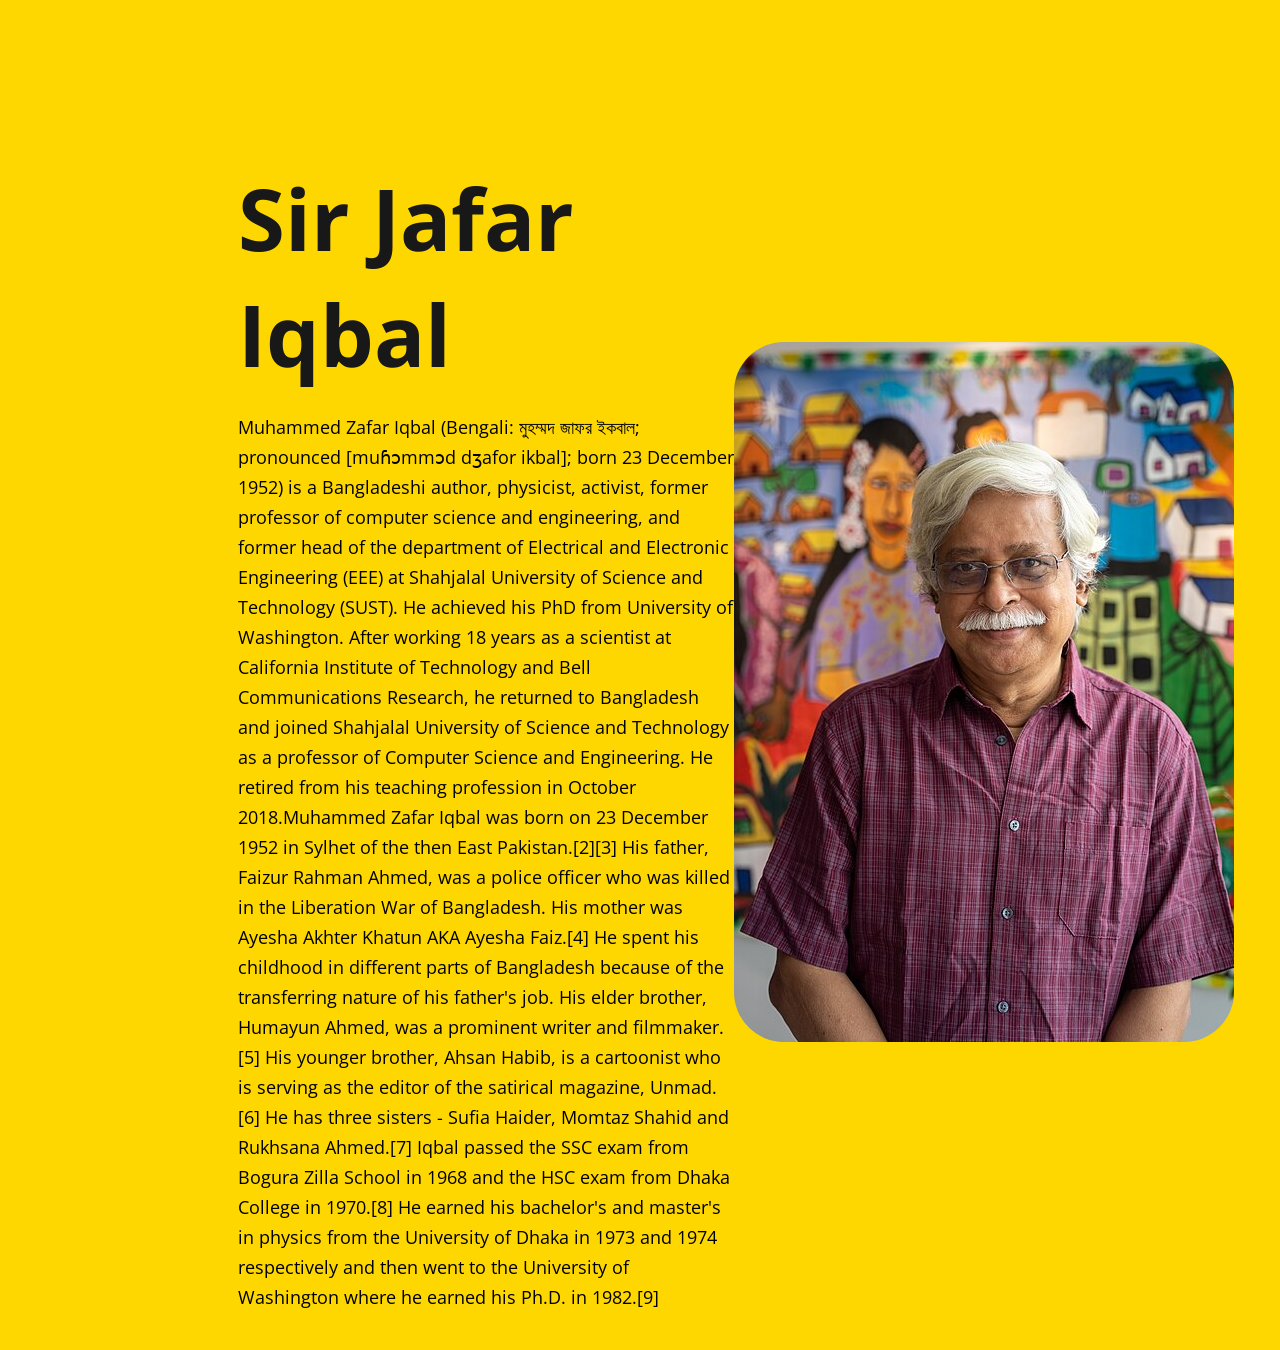
<file: index.html>
<!DOCTYPE html>
<html lang="en">
<head>
    <meta charset="UTF-8">
    <meta name="viewport" content="width=device-width, initial-scale=1.0">
    <title>JAFAR IQBAL</title>
    <link rel="stylesheet" href="./css/portfolio.css">
    <!-- google font -->
      <link rel="preconnect" href="https://fonts.googleapis.com" />
    <link rel="preconnect" href="https://fonts.gstatic.com" crossorigin />
    <link
      href="https://fonts.googleapis.com/css2?family=Open+Sans:ital,wght@0,300..800;1,300..800&display=swap"
      rel="stylesheet"
</head>
<body>
    <nav>
        <section id="bannar">
            <div class="bannar-content">
                <h4>Sir Jafar Iqbal</h4>
                <p>Muhammed Zafar Iqbal (Bengali: মুহম্মদ জাফর ইকবাল; pronounced [muɦɔmmɔd dʒafor ikbal]; born 23 December 1952) is a Bangladeshi author, physicist, activist, former professor of computer science and engineering, and former head of the department of Electrical and Electronic Engineering (EEE) at Shahjalal University of Science and Technology (SUST). He achieved his PhD from University of Washington. After working 18 years as a scientist at California Institute of Technology and Bell Communications Research, he returned to Bangladesh and joined Shahjalal University of Science and Technology as a professor of Computer Science and Engineering. He retired from his teaching profession in October 2018.Muhammed Zafar Iqbal was born on 23 December 1952 in Sylhet of the then East Pakistan.[2][3] His father, Faizur Rahman Ahmed, was a police officer who was killed in the Liberation War of Bangladesh. His mother was Ayesha Akhter Khatun AKA Ayesha Faiz.[4] He spent his childhood in different parts of Bangladesh because of the transferring nature of his father's job. His elder brother, Humayun Ahmed, was a prominent writer and filmmaker.[5] His younger brother, Ahsan Habib, is a cartoonist who is serving as the editor of the satirical magazine, Unmad.[6] He has three sisters - Sufia Haider, Momtaz Shahid and Rukhsana Ahmed.[7]

Iqbal passed the SSC exam from Bogura Zilla School in 1968 and the HSC exam from Dhaka College in 1970.[8] He earned his bachelor's and master's in physics from the University of Dhaka in 1973 and 1974 respectively and then went to the University of Washington where he earned his Ph.D. in 1982.[9]</p>

            </div>

            <div class="bannar-image">
                <img src="./css/sir.jpg" alt="">
            </div>
        </section>
    </nav>
</body>
</html>
</file>
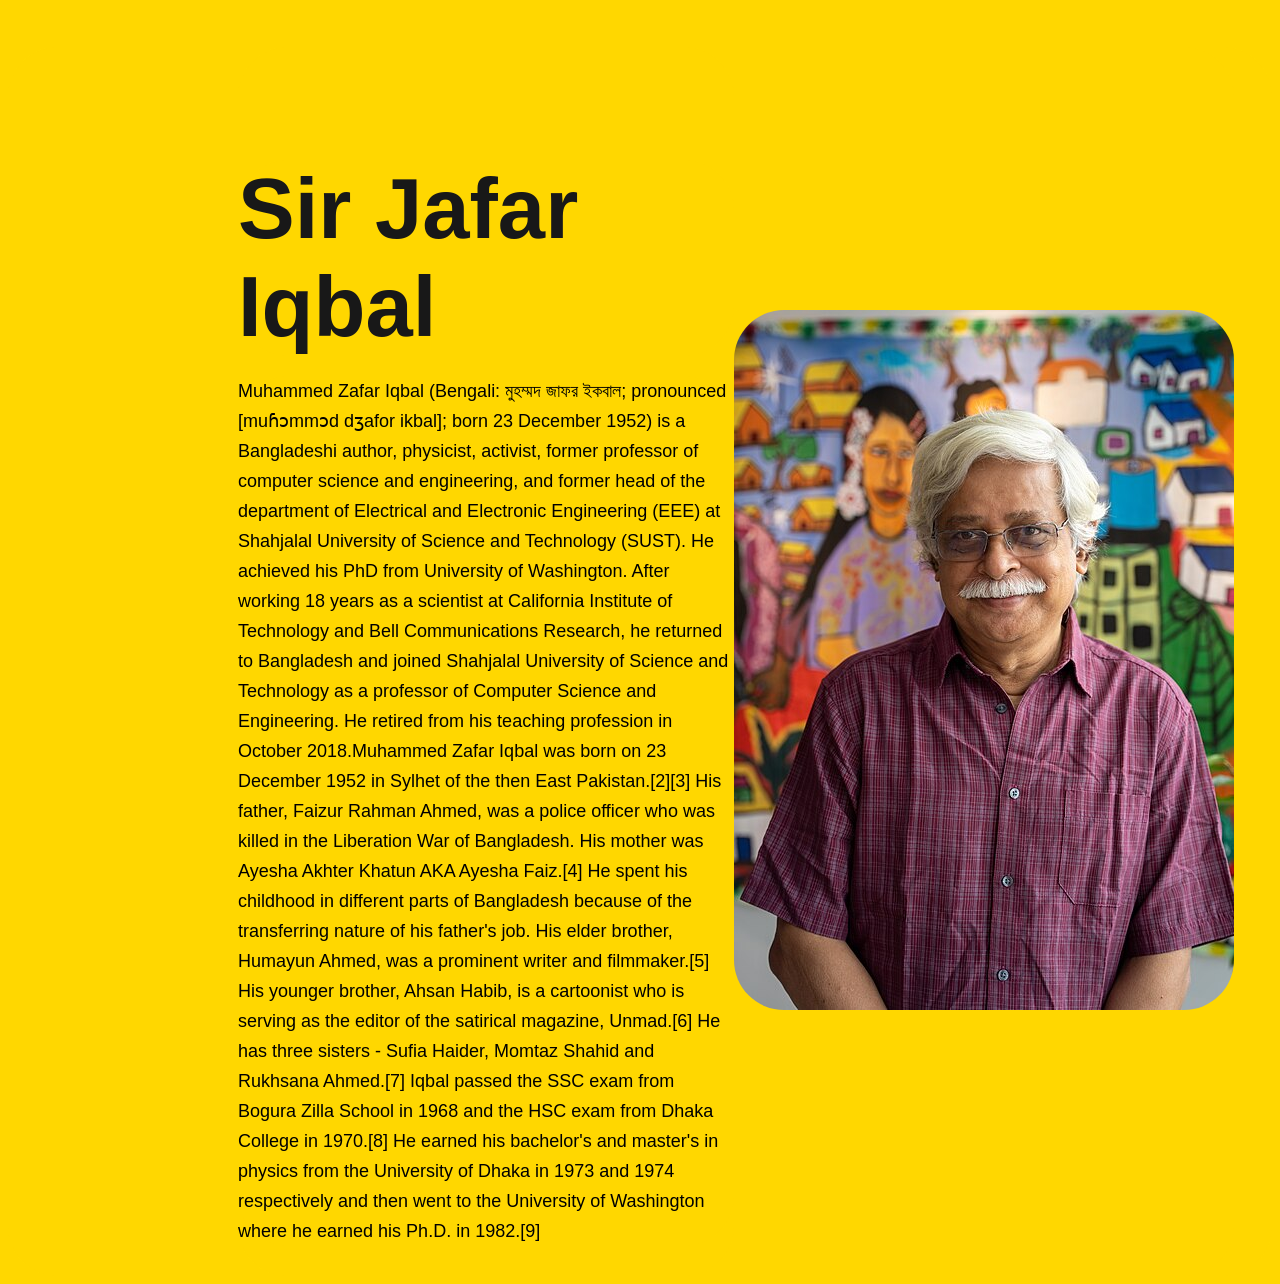
<file: Bio.html>
<!DOCTYPE html>
<html lang="en">
<head>
    <meta charset="UTF-8">
    <meta name="viewport" content="width=device-width, initial-scale=1.0">
    <title>JAFAR IQBAL</title>
    <link rel="stylesheet" href="css/portfolio.css">
</head>
<body>
    <nav>
        <section id="bannar">
            <div class="bannar-content">
                <h4>Sir Jafar Iqbal</h4>
                <p>Muhammed Zafar Iqbal (Bengali: মুহম্মদ জাফর ইকবাল; pronounced [muɦɔmmɔd dʒafor ikbal]; born 23 December 1952) is a Bangladeshi author, physicist, activist, former professor of computer science and engineering, and former head of the department of Electrical and Electronic Engineering (EEE) at Shahjalal University of Science and Technology (SUST). He achieved his PhD from University of Washington. After working 18 years as a scientist at California Institute of Technology and Bell Communications Research, he returned to Bangladesh and joined Shahjalal University of Science and Technology as a professor of Computer Science and Engineering. He retired from his teaching profession in October 2018.Muhammed Zafar Iqbal was born on 23 December 1952 in Sylhet of the then East Pakistan.[2][3] His father, Faizur Rahman Ahmed, was a police officer who was killed in the Liberation War of Bangladesh. His mother was Ayesha Akhter Khatun AKA Ayesha Faiz.[4] He spent his childhood in different parts of Bangladesh because of the transferring nature of his father's job. His elder brother, Humayun Ahmed, was a prominent writer and filmmaker.[5] His younger brother, Ahsan Habib, is a cartoonist who is serving as the editor of the satirical magazine, Unmad.[6] He has three sisters - Sufia Haider, Momtaz Shahid and Rukhsana Ahmed.[7]

Iqbal passed the SSC exam from Bogura Zilla School in 1968 and the HSC exam from Dhaka College in 1970.[8] He earned his bachelor's and master's in physics from the University of Dhaka in 1973 and 1974 respectively and then went to the University of Washington where he earned his Ph.D. in 1982.[9]</p>

            </div>

            <div class="bannar-image">
                <img src="css/sir.jpg" alt="">
            </div>
        </section>
    </nav>
</body>
</html>
</file>
<file: css/portfolio.css>
* {
  font-family: "Open Sans", sans-serif;
}

#bannar{
    margin: 47px 38px 0 230px;
    display: flex;
    justify-content: space-between;
    align-items: center;
}

#bannar .bannar-content {
    max-width: 585px;
}


#bannar .bannar-content h4{
    font-size: 85px;
    font-weight: bold;
    color: #181818;
    margin-bottom: 20px;
}

#bannar .bannar-content p{
    font-size: 18px;
    color: black;
    line-height: 30px;
    margin-bottom: 30px;
}

 #bannar .bannar-image {
    max-width: 585px;
    vertical-align: middle; 
    border-radius: 5px;
} 

*{
    background-color: gold;
    border-radius: 50px;
}
</file>
